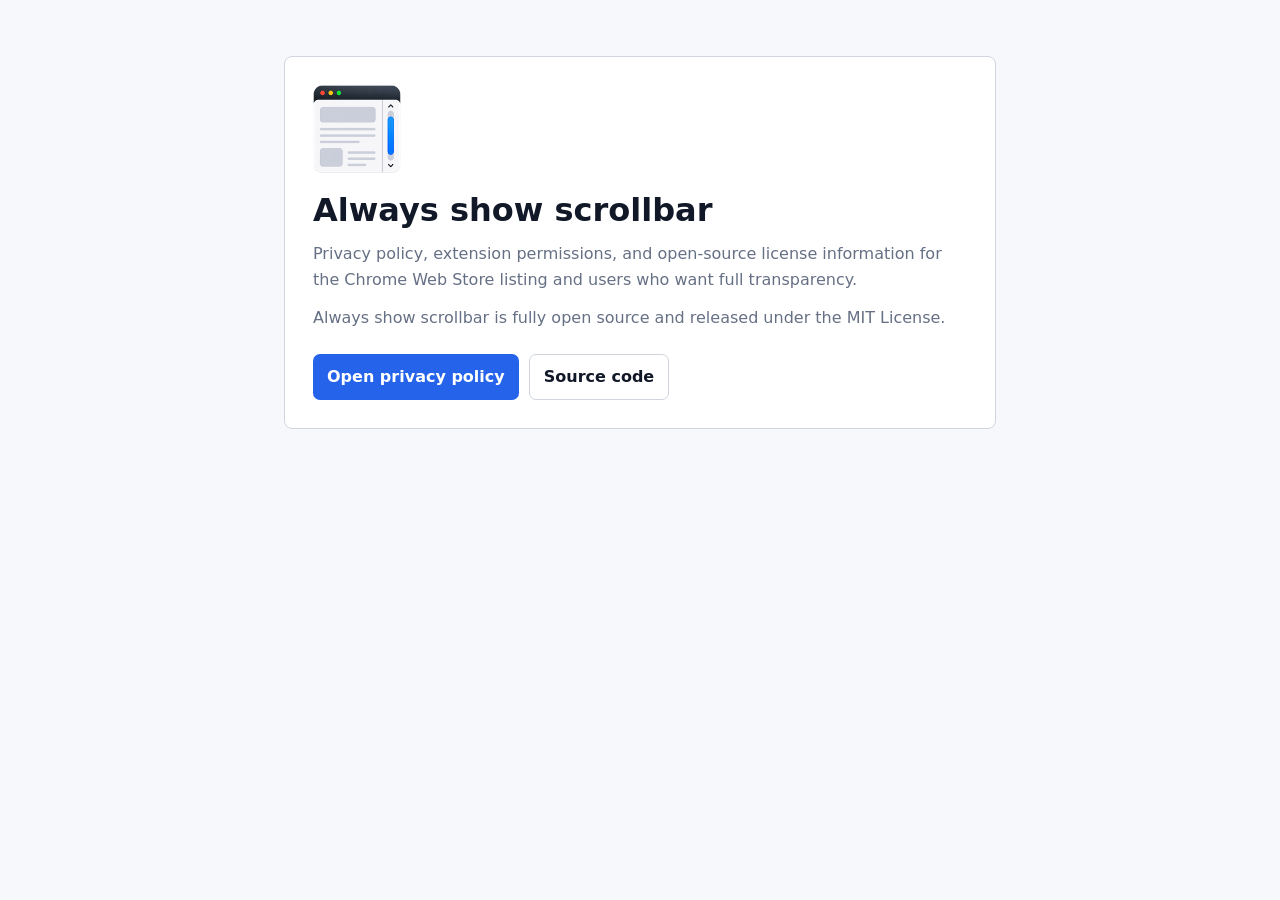
<file: docs/index.html>
<!doctype html>
<html lang="en">
  <head>
    <meta charset="utf-8">
    <meta name="viewport" content="width=device-width, initial-scale=1">
    <title>Always show scrollbar</title>
    <meta name="description" content="Privacy policy and extension information for Always show scrollbar.">
    <link rel="icon" type="image/png" href="favicon.png">
    <style>
      :root {
        color-scheme: light dark;
        --background: #f6f8fb;
        --surface: #ffffff;
        --text: #111827;
        --muted: #667085;
        --border: #d0d5dd;
        --primary: #2563eb;
      }

      @media (prefers-color-scheme: dark) {
        :root {
          --background: #111317;
          --surface: #1d2026;
          --text: #f9fafb;
          --muted: #a4a7ae;
          --border: #353a45;
          --primary: #60a5fa;
        }
      }

      * {
        box-sizing: border-box;
      }

      body {
        margin: 0;
        background: var(--background);
        color: var(--text);
        font: 16px/1.6 system-ui, -apple-system, BlinkMacSystemFont, "Segoe UI", sans-serif;
      }

      main {
        width: min(760px, 100%);
        margin: 0 auto;
        padding: 56px 24px;
      }

      .panel {
        border: 1px solid var(--border);
        border-radius: 8px;
        padding: 28px;
        background: var(--surface);
      }

      .logo {
        display: block;
        width: 88px;
        height: 88px;
        margin-bottom: 18px;
      }

      h1,
      p {
        margin: 0;
      }

      h1 {
        font-size: 32px;
        line-height: 1.2;
      }

      p {
        margin-top: 12px;
        color: var(--muted);
      }

      .actions {
        display: flex;
        flex-wrap: wrap;
        gap: 10px;
        margin-top: 24px;
      }

      .button {
        display: inline-flex;
        align-items: center;
        min-height: 42px;
        border-radius: 7px;
        padding: 9px 14px;
        background: var(--primary);
        color: #ffffff;
        font-weight: 700;
        text-decoration: none;
      }

      .button.secondary {
        border: 1px solid var(--border);
        background: transparent;
        color: var(--text);
      }

      .button:focus-visible {
        outline: 3px solid color-mix(in srgb, var(--primary) 45%, transparent);
        outline-offset: 3px;
      }
    </style>
  </head>
  <body>
    <main>
      <section class="panel" aria-labelledby="title">
        <img class="logo" src="logo.png" alt="" width="88" height="88">
        <h1 id="title">Always show scrollbar</h1>
        <p>Privacy policy, extension permissions, and open-source license information for the Chrome Web Store listing and users who want full transparency.</p>
        <p>Always show scrollbar is fully open source and released under the MIT License.</p>
        <div class="actions">
          <a class="button" href="privacy-policy.html">Open privacy policy</a>
          <a class="button secondary" href="https://github.com/communism420/Always-show-scrollbar" rel="noopener">Source code</a>
        </div>
      </section>
    </main>
  </body>
</html>
</file>
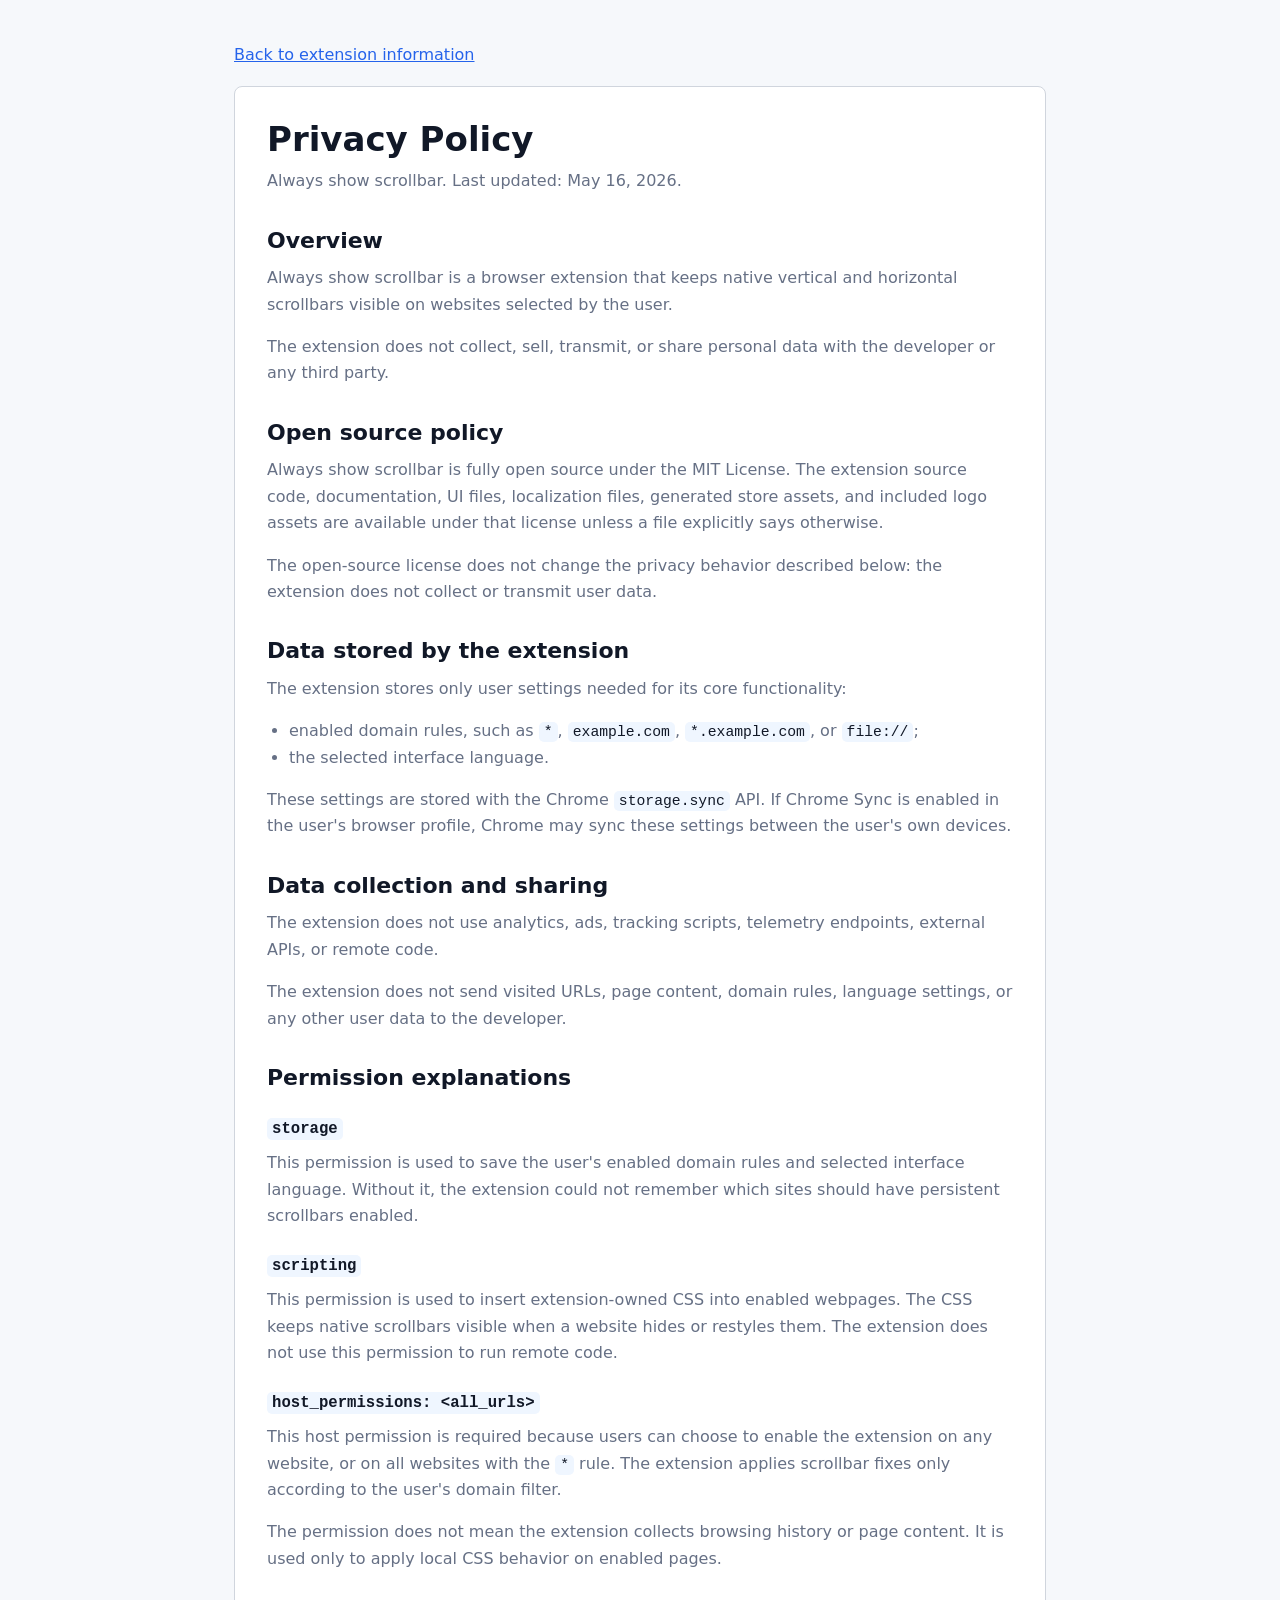
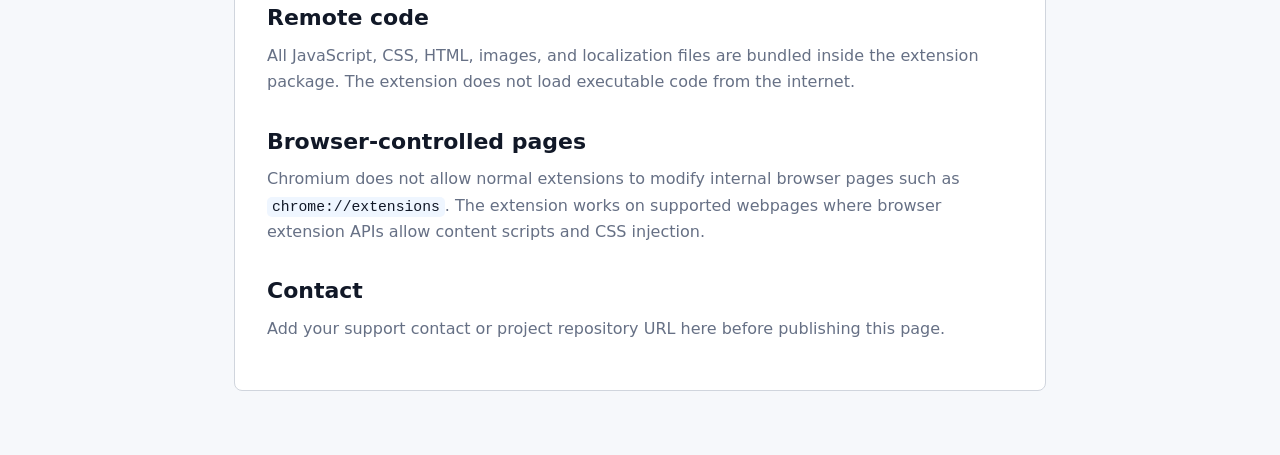
<file: docs/privacy-policy.html>
<!doctype html>
<html lang="en">
  <head>
    <meta charset="utf-8">
    <meta name="viewport" content="width=device-width, initial-scale=1">
    <title>Privacy Policy - Always show scrollbar</title>
    <meta name="description" content="Privacy policy and permission explanations for the Always show scrollbar browser extension.">
    <link rel="icon" type="image/png" href="favicon.png">
    <style>
      :root {
        color-scheme: light dark;
        --background: #f6f8fb;
        --surface: #ffffff;
        --text: #111827;
        --muted: #667085;
        --border: #d0d5dd;
        --primary: #2563eb;
        --code: #eff6ff;
      }

      @media (prefers-color-scheme: dark) {
        :root {
          --background: #111317;
          --surface: #1d2026;
          --text: #f9fafb;
          --muted: #a4a7ae;
          --border: #353a45;
          --primary: #60a5fa;
          --code: #172033;
        }
      }

      * {
        box-sizing: border-box;
      }

      body {
        margin: 0;
        background: var(--background);
        color: var(--text);
        font: 16px/1.65 system-ui, -apple-system, BlinkMacSystemFont, "Segoe UI", sans-serif;
      }

      main {
        width: min(860px, 100%);
        margin: 0 auto;
        padding: 42px 24px 64px;
      }

      article {
        border: 1px solid var(--border);
        border-radius: 8px;
        padding: 32px;
        background: var(--surface);
      }

      nav {
        margin-bottom: 18px;
      }

      nav a,
      article a {
        color: var(--primary);
      }

      h1,
      h2,
      h3,
      p,
      ul {
        margin-top: 0;
      }

      h1 {
        margin-bottom: 8px;
        font-size: 34px;
        line-height: 1.2;
      }

      h2 {
        margin: 32px 0 10px;
        font-size: 22px;
        line-height: 1.3;
      }

      h3 {
        margin: 20px 0 8px;
        font-size: 17px;
      }

      p,
      li {
        color: var(--muted);
      }

      ul {
        padding-left: 22px;
      }

      code {
        border-radius: 5px;
        padding: 2px 5px;
        background: var(--code);
        color: var(--text);
        font-family: ui-monospace, SFMono-Regular, Consolas, "Liberation Mono", monospace;
        font-size: 0.92em;
      }

      .updated {
        color: var(--muted);
      }
    </style>
  </head>
  <body>
    <main>
      <nav>
        <a href="index.html">Back to extension information</a>
      </nav>

      <article>
        <h1>Privacy Policy</h1>
        <p class="updated">Always show scrollbar. Last updated: May 16, 2026.</p>

        <h2>Overview</h2>
        <p>Always show scrollbar is a browser extension that keeps native vertical and horizontal scrollbars visible on websites selected by the user.</p>
        <p>The extension does not collect, sell, transmit, or share personal data with the developer or any third party.</p>

        <h2>Open source policy</h2>
        <p>Always show scrollbar is fully open source under the MIT License. The extension source code, documentation, UI files, localization files, generated store assets, and included logo assets are available under that license unless a file explicitly says otherwise.</p>
        <p>The open-source license does not change the privacy behavior described below: the extension does not collect or transmit user data.</p>

        <h2>Data stored by the extension</h2>
        <p>The extension stores only user settings needed for its core functionality:</p>
        <ul>
          <li>enabled domain rules, such as <code>*</code>, <code>example.com</code>, <code>*.example.com</code>, or <code>file://</code>;</li>
          <li>the selected interface language.</li>
        </ul>
        <p>These settings are stored with the Chrome <code>storage.sync</code> API. If Chrome Sync is enabled in the user's browser profile, Chrome may sync these settings between the user's own devices.</p>

        <h2>Data collection and sharing</h2>
        <p>The extension does not use analytics, ads, tracking scripts, telemetry endpoints, external APIs, or remote code.</p>
        <p>The extension does not send visited URLs, page content, domain rules, language settings, or any other user data to the developer.</p>

        <h2>Permission explanations</h2>

        <h3><code>storage</code></h3>
        <p>This permission is used to save the user's enabled domain rules and selected interface language. Without it, the extension could not remember which sites should have persistent scrollbars enabled.</p>

        <h3><code>scripting</code></h3>
        <p>This permission is used to insert extension-owned CSS into enabled webpages. The CSS keeps native scrollbars visible when a website hides or restyles them. The extension does not use this permission to run remote code.</p>

        <h3><code>host_permissions: &lt;all_urls&gt;</code></h3>
        <p>This host permission is required because users can choose to enable the extension on any website, or on all websites with the <code>*</code> rule. The extension applies scrollbar fixes only according to the user's domain filter.</p>
        <p>The permission does not mean the extension collects browsing history or page content. It is used only to apply local CSS behavior on enabled pages.</p>

        <h2>Remote code</h2>
        <p>All JavaScript, CSS, HTML, images, and localization files are bundled inside the extension package. The extension does not load executable code from the internet.</p>

        <h2>Browser-controlled pages</h2>
        <p>Chromium does not allow normal extensions to modify internal browser pages such as <code>chrome://extensions</code>. The extension works on supported webpages where browser extension APIs allow content scripts and CSS injection.</p>

        <h2>Contact</h2>
        <p>Add your support contact or project repository URL here before publishing this page.</p>
      </article>
    </main>
  </body>
</html>
</file>
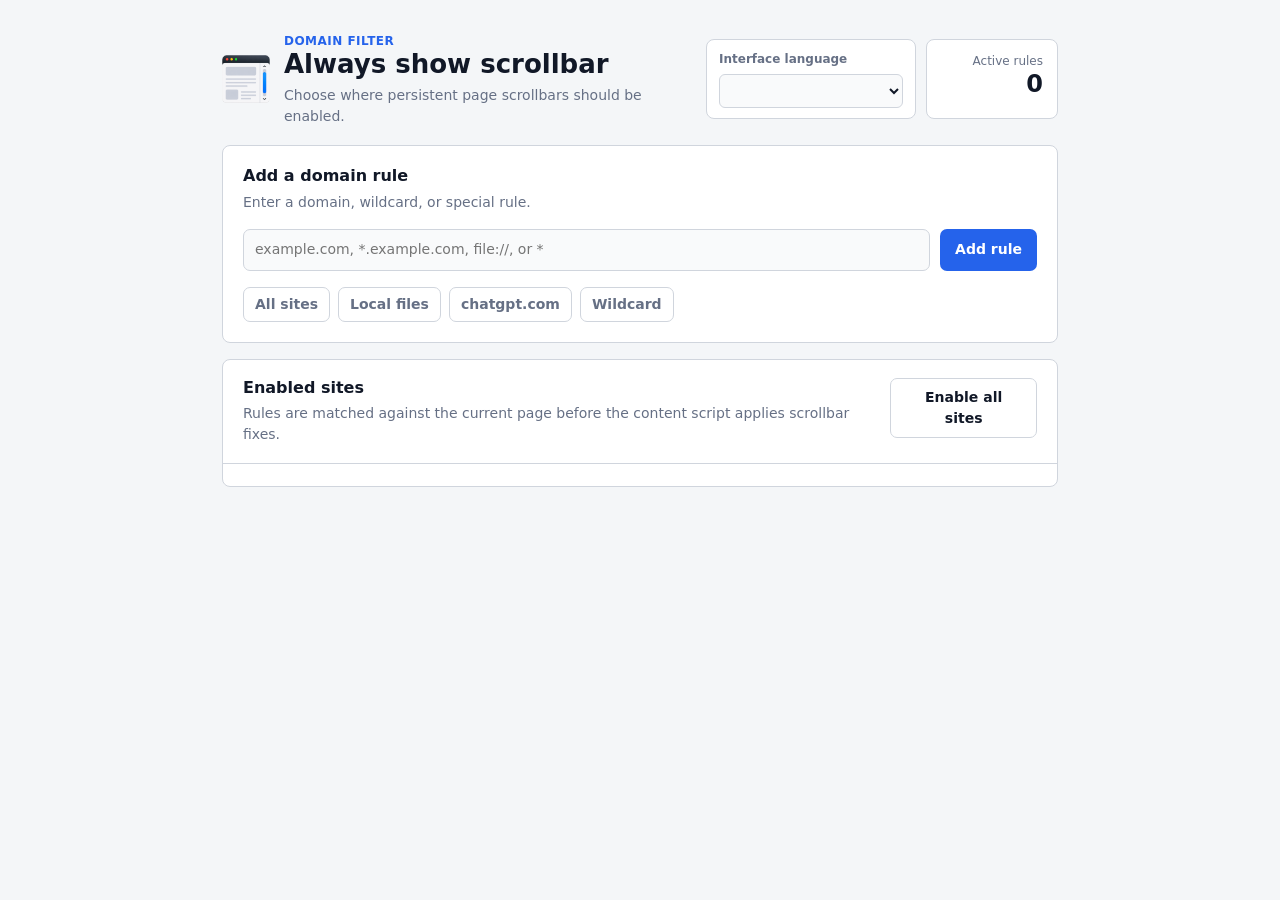
<file: options/options.html>
<!doctype html>
<html lang="en">
  <head>
    <meta charset="utf-8">
    <meta name="viewport" content="width=device-width, initial-scale=1">
    <title>Always show scrollbar Options</title>
    <link rel="stylesheet" href="options.css">
  </head>
  <body>
    <main class="page">
      <header class="hero">
        <div class="brand">
          <img src="../logo.png" alt="" width="48" height="48">
          <div>
            <p class="eyebrow" data-i18n="domainFilter">Domain filter</p>
            <h1 data-i18n="brandName">Always show scrollbar</h1>
            <p class="lede" data-i18n="lede">Choose where persistent page scrollbars should be enabled.</p>
          </div>
        </div>
        <div class="hero-controls">
          <label class="language-control" for="languageSelect">
            <span data-i18n="languageLabel">Interface language</span>
            <select id="languageSelect"></select>
          </label>
          <div class="summary">
            <span data-i18n="activeRules">Active rules</span>
            <strong id="ruleCount">0</strong>
          </div>
        </div>
      </header>

      <section class="composer" aria-labelledby="add-title">
        <div>
          <h2 id="add-title" data-i18n="addTitle">Add a domain rule</h2>
          <p data-i18n="addHelp">Enter a domain, wildcard, or special rule.</p>
        </div>

        <form id="addForm" class="add-form">
          <label class="sr-only" for="siteInput" data-i18n="domainInputLabel">Domain or wildcard</label>
          <input id="siteInput" type="text" autocomplete="off" spellcheck="false" placeholder="example.com, *.example.com, file://, or *" data-i18n-placeholder="domainInputPlaceholder">
          <button class="primary-button" type="submit" data-i18n="addRule">Add rule</button>
        </form>

        <div class="quick-rules" aria-label="Quick rules" data-i18n-label="quickRulesLabel">
          <button class="quick-rule" type="button" data-example="*" data-i18n="allSites">All sites</button>
          <button class="quick-rule" type="button" data-example="file://" data-i18n="localFiles">Local files</button>
          <button class="quick-rule" type="button" data-example="chatgpt.com">chatgpt.com</button>
          <button class="quick-rule" type="button" data-example="*.example.com" data-i18n="wildcard">Wildcard</button>
        </div>
      </section>

      <section class="rules-panel" aria-labelledby="sites-title">
        <div class="rules-header">
          <div>
            <h2 id="sites-title" data-i18n="enabledSites">Enabled sites</h2>
            <p data-i18n="enabledSitesHelp">Rules are matched against the current page before the content script applies scrollbar fixes.</p>
          </div>
          <button id="resetAll" class="secondary-button" type="button" data-i18n="enableAllSites">Enable all sites</button>
        </div>

        <p id="status" class="status" role="status" aria-live="polite"></p>
        <p id="emptyState" class="empty-state" hidden data-i18n="emptyState">No enabled domains yet. Add one above or enable all sites.</p>
        <ul id="siteList" class="site-list" aria-label="Enabled site rules" data-i18n-label="enabledSiteRulesLabel"></ul>
      </section>
    </main>

    <script src="../src/site-rules.js"></script>
    <script src="../src/i18n.js"></script>
    <script src="options.js"></script>
  </body>
</html>
</file>
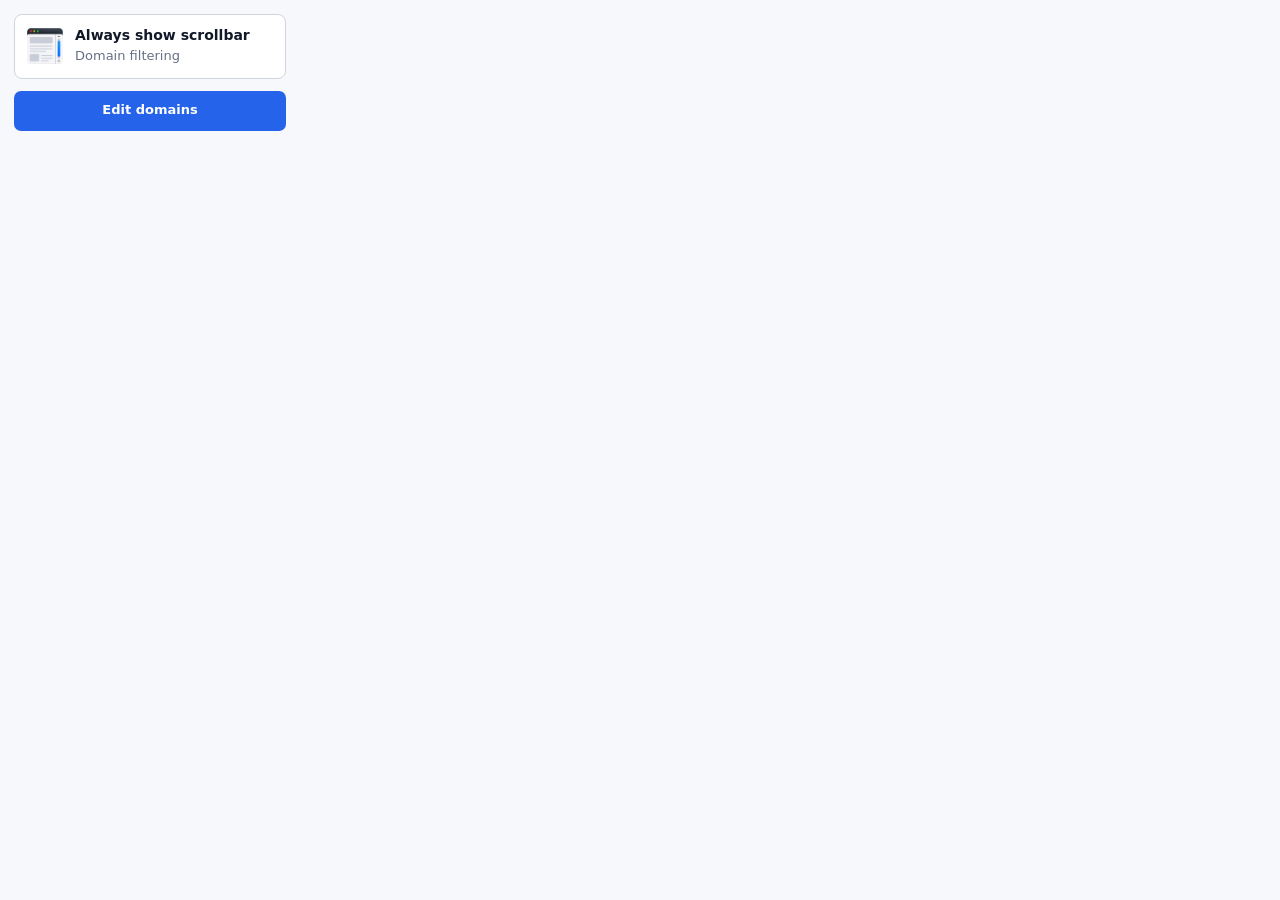
<file: popup/popup.html>
<!doctype html>
<html lang="en">
  <head>
    <meta charset="utf-8">
    <meta name="viewport" content="width=device-width, initial-scale=1">
    <title>Always show scrollbar</title>
    <link rel="stylesheet" href="popup.css">
  </head>
  <body>
    <main class="popup">
      <header class="header">
        <img src="../logo.png" alt="" width="36" height="36">
        <div>
          <h1 data-i18n="brandName">Always show scrollbar</h1>
          <p data-i18n="popupSubtitle">Domain filtering</p>
        </div>
      </header>

      <button id="editDomains" class="primary-button" type="button" data-i18n="editDomains">Edit domains</button>
    </main>

    <script src="../src/i18n.js"></script>
    <script src="popup.js"></script>
  </body>
</html>
</file>
<file: options/options.css>
:root {
  color-scheme: light dark;
  --background: #f4f6f8;
  --surface: #ffffff;
  --surface-soft: #f9fafb;
  --text: #111827;
  --muted: #667085;
  --border: #d0d5dd;
  --border-strong: #98a2b3;
  --primary: #2563eb;
  --primary-hover: #1d4ed8;
  --primary-soft: #eff6ff;
  --success: #047857;
  --success-soft: #ecfdf3;
  --warning: #b54708;
  --warning-soft: #fffaeb;
  --danger: #b42318;
  --danger-soft: #fef3f2;
  --focus: #84caff;
}

@media (prefers-color-scheme: dark) {
  :root {
    --background: #111317;
    --surface: #1d2026;
    --surface-soft: #171a1f;
    --text: #f9fafb;
    --muted: #a4a7ae;
    --border: #353a45;
    --border-strong: #555e6d;
    --primary: #60a5fa;
    --primary-hover: #93c5fd;
    --primary-soft: #172033;
    --success: #6ee7b7;
    --success-soft: #10251d;
    --warning: #fdb022;
    --warning-soft: #2b2112;
    --danger: #f97066;
    --danger-soft: #331916;
    --focus: #53b1fd;
  }
}

* {
  box-sizing: border-box;
}

body {
  min-width: 520px;
  margin: 0;
  background: var(--background);
  color: var(--text);
  font: 14px/1.5 system-ui, -apple-system, BlinkMacSystemFont, "Segoe UI", sans-serif;
}

button,
input,
select {
  font: inherit;
}

button {
  cursor: pointer;
}

button:focus-visible,
input:focus-visible,
select:focus-visible {
  outline: 3px solid var(--focus);
  outline-offset: 2px;
}

.page {
  width: min(900px, 100%);
  margin: 0 auto;
  padding: 32px;
}

.hero {
  display: flex;
  align-items: center;
  justify-content: space-between;
  gap: 18px;
  margin-bottom: 18px;
}

.brand {
  display: flex;
  align-items: center;
  gap: 14px;
}

.brand img {
  flex: 0 0 auto;
}

h1,
h2,
p {
  margin: 0;
}

h1 {
  font-size: 26px;
  line-height: 1.15;
}

h2 {
  font-size: 16px;
  line-height: 1.3;
}

.eyebrow {
  color: var(--primary);
  font-size: 12px;
  font-weight: 800;
  letter-spacing: 0.04em;
  text-transform: uppercase;
}

.lede,
.composer p,
.rules-header p,
.rule-description {
  margin-top: 5px;
  color: var(--muted);
}

.summary {
  min-width: 132px;
  padding: 12px 14px;
  border: 1px solid var(--border);
  border-radius: 8px;
  background: var(--surface);
  text-align: right;
}

.hero-controls {
  display: flex;
  align-items: stretch;
  gap: 10px;
}

.language-control {
  min-width: 210px;
  padding: 10px 12px;
  border: 1px solid var(--border);
  border-radius: 8px;
  background: var(--surface);
}

.language-control span {
  display: block;
  margin-bottom: 6px;
  color: var(--muted);
  font-size: 12px;
  font-weight: 700;
}

.language-control select {
  width: 100%;
  min-height: 34px;
  border: 1px solid var(--border);
  border-radius: 6px;
  padding: 6px 8px;
  background: var(--surface-soft);
  color: var(--text);
}

.summary span {
  display: block;
  color: var(--muted);
  font-size: 12px;
}

.summary strong {
  display: block;
  margin-top: 2px;
  font-size: 24px;
  line-height: 1;
}

.composer,
.rules-panel {
  border: 1px solid var(--border);
  border-radius: 8px;
  background: var(--surface);
}

.composer {
  display: grid;
  gap: 16px;
  padding: 20px;
  margin-bottom: 16px;
}

.add-form {
  display: grid;
  grid-template-columns: minmax(0, 1fr) auto;
  gap: 10px;
}

input {
  width: 100%;
  min-height: 42px;
  border: 1px solid var(--border);
  border-radius: 7px;
  padding: 9px 11px;
  background: var(--surface-soft);
  color: var(--text);
}

select:hover,
input:hover {
  border-color: var(--border-strong);
}

.primary-button,
.secondary-button,
.danger-button,
.quick-rule {
  min-height: 40px;
  border: 1px solid transparent;
  border-radius: 7px;
  padding: 8px 14px;
  font-weight: 700;
}

.primary-button {
  background: var(--primary);
  color: #ffffff;
}

.primary-button:hover {
  background: var(--primary-hover);
}

.secondary-button,
.quick-rule {
  border-color: var(--border);
  background: transparent;
  color: var(--text);
}

.secondary-button:hover,
.quick-rule:hover {
  border-color: var(--primary);
  color: var(--primary);
}

.danger-button {
  background: var(--danger-soft);
  color: var(--danger);
}

.danger-button:hover {
  border-color: var(--danger);
}

.quick-rules {
  display: flex;
  flex-wrap: wrap;
  gap: 8px;
}

.quick-rule {
  min-height: 34px;
  padding: 6px 11px;
  color: var(--muted);
}

.rules-panel {
  overflow: hidden;
}

.rules-header {
  display: flex;
  align-items: flex-start;
  justify-content: space-between;
  gap: 16px;
  padding: 18px 20px;
  border-bottom: 1px solid var(--border);
}

.status {
  min-height: 22px;
  padding: 10px 20px 0;
  color: var(--muted);
}

.status.error {
  color: var(--danger);
}

.empty-state {
  margin: 0;
  padding: 22px 20px;
  color: var(--muted);
}

.site-list {
  display: grid;
  gap: 0;
  padding: 0;
  margin: 0;
  list-style: none;
}

.site-row {
  display: grid;
  grid-template-columns: minmax(0, 1fr) auto;
  gap: 14px;
  align-items: center;
  padding: 14px 20px;
  border-top: 1px solid var(--border);
}

.site-row:first-child {
  border-top: 0;
}

.rule-main {
  display: grid;
  grid-template-columns: 120px minmax(0, 1fr);
  gap: 12px;
  align-items: center;
}

.rule-badge {
  justify-self: start;
  border: 1px solid var(--border);
  border-radius: 999px;
  padding: 4px 9px;
  background: var(--surface-soft);
  color: var(--muted);
  font-size: 12px;
  font-weight: 800;
}

.rule-badge.all {
  border-color: color-mix(in srgb, var(--success) 45%, var(--border));
  background: var(--success-soft);
  color: var(--success);
}

.rule-badge.local,
.rule-badge.wildcard {
  border-color: color-mix(in srgb, var(--warning) 45%, var(--border));
  background: var(--warning-soft);
  color: var(--warning);
}

.rule-copy {
  min-width: 0;
}

.rule-description {
  font-size: 12px;
}

.rule-actions {
  display: flex;
  gap: 8px;
}

.rule-actions .secondary-button,
.rule-actions .danger-button {
  min-width: 80px;
}

.sr-only {
  position: absolute;
  width: 1px;
  height: 1px;
  padding: 0;
  margin: -1px;
  overflow: hidden;
  clip: rect(0, 0, 0, 0);
  white-space: nowrap;
  border: 0;
}

@media (max-width: 680px) {
  body {
    min-width: 320px;
  }

  .page {
    padding: 20px;
  }

  .hero,
  .rules-header,
  .site-row,
  .rule-main {
    grid-template-columns: 1fr;
  }

  .hero,
  .rules-header,
  .site-row {
    display: grid;
  }

  .summary {
    text-align: left;
  }

  .hero-controls {
    display: grid;
  }

  .language-control {
    min-width: 0;
  }

  .add-form {
    grid-template-columns: 1fr;
  }

  .rule-actions {
    justify-content: stretch;
  }

  .rule-actions .secondary-button,
  .rule-actions .danger-button {
    flex: 1;
  }
}
</file>
<file: popup/popup.css>
:root {
  color-scheme: light dark;
  --background: #f7f8fb;
  --panel: #ffffff;
  --text: #111827;
  --muted: #667085;
  --border: #d0d5dd;
  --primary: #2563eb;
  --primary-hover: #1d4ed8;
  --focus: #84caff;
}

@media (prefers-color-scheme: dark) {
  :root {
    --background: #121417;
    --panel: #1d2026;
    --text: #f9fafb;
    --muted: #a4a7ae;
    --border: #343944;
    --primary: #60a5fa;
    --primary-hover: #93c5fd;
    --focus: #53b1fd;
  }
}

* {
  box-sizing: border-box;
}

body {
  width: 300px;
  margin: 0;
  background: var(--background);
  color: var(--text);
  font: 13px/1.45 system-ui, -apple-system, BlinkMacSystemFont, "Segoe UI", sans-serif;
}

button {
  font: inherit;
  cursor: pointer;
}

button:focus-visible {
  outline: 3px solid var(--focus);
  outline-offset: 2px;
}

.popup {
  padding: 14px;
}

.header {
  display: flex;
  align-items: center;
  gap: 12px;
  padding: 12px;
  margin-bottom: 12px;
  border: 1px solid var(--border);
  border-radius: 8px;
  background: var(--panel);
}

h1,
p {
  margin: 0;
}

h1 {
  font-size: 14px;
  line-height: 1.2;
}

p {
  margin-top: 3px;
  color: var(--muted);
}

.primary-button {
  width: 100%;
  min-height: 40px;
  border: 1px solid transparent;
  border-radius: 7px;
  padding: 9px 12px;
  background: var(--primary);
  color: #ffffff;
  font-weight: 700;
}

.primary-button:hover {
  background: var(--primary-hover);
}
</file>
